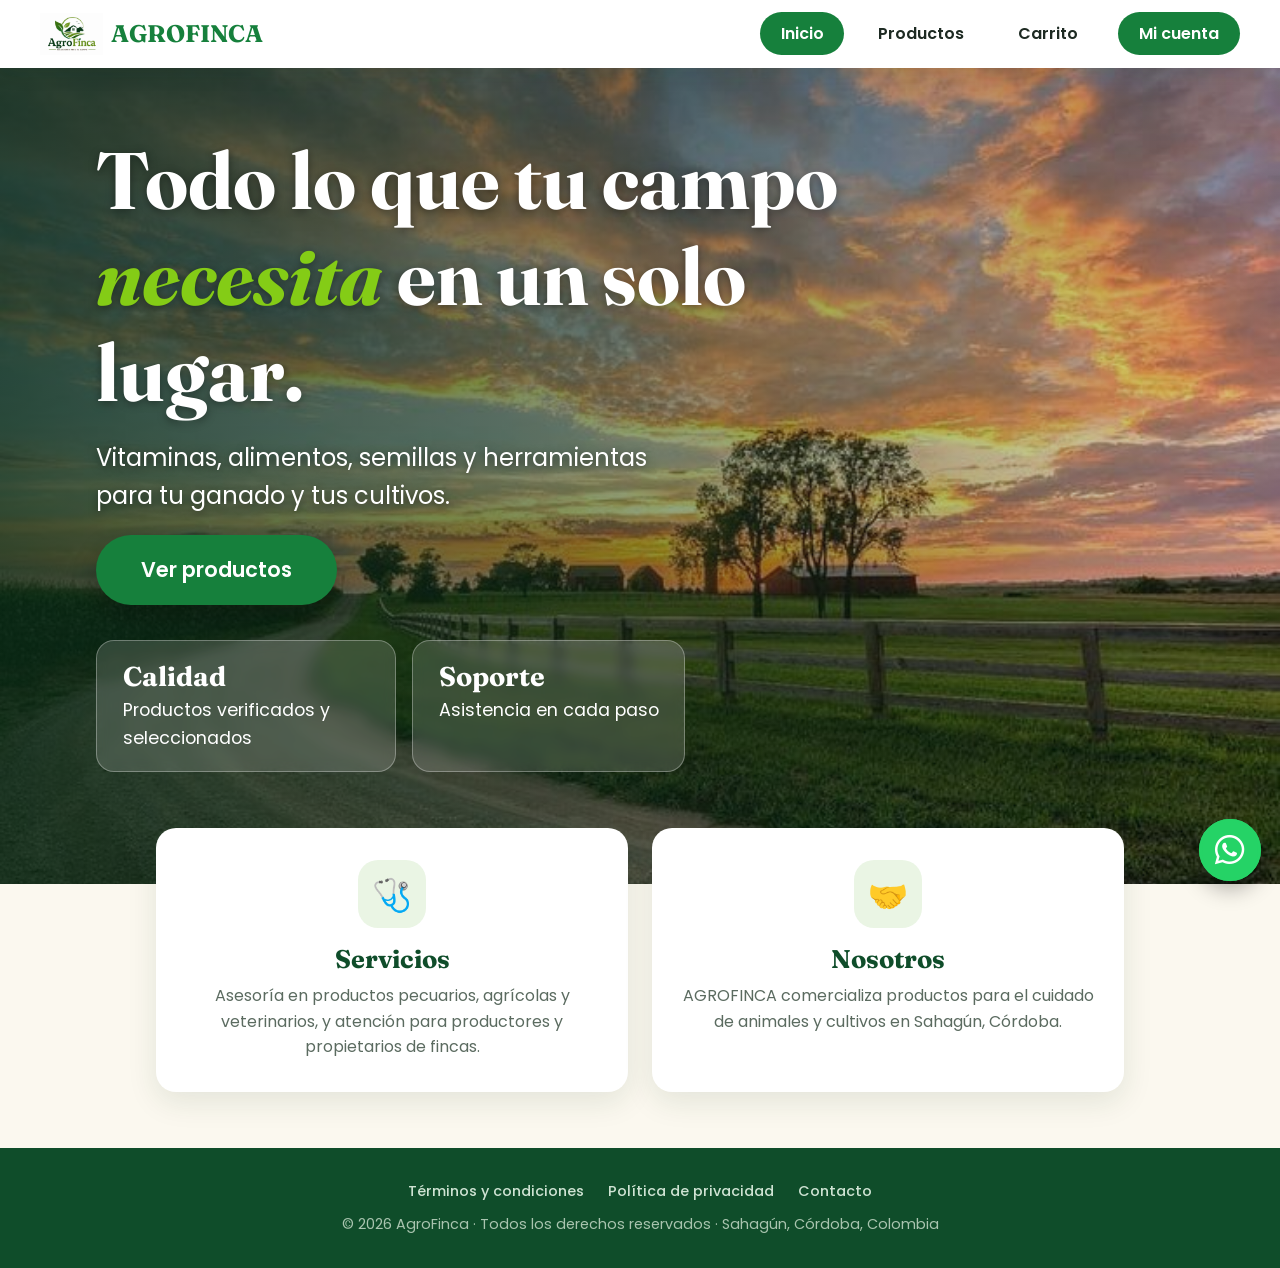
<file: index.html>
<!DOCTYPE html>
<html lang="es">
<head>
  <meta charset="UTF-8">
  <meta name="viewport" content="width=device-width, initial-scale=1.0">
  <title>AGROFINCA | Todo lo que tu campo necesita</title>
  <meta name="description" content="AGROFINCA: productos agropecuarios, veterinarios y alimentos para animales en Sahagún, Córdoba.">
  <link rel="stylesheet" href="https://cdnjs.cloudflare.com/ajax/libs/font-awesome/6.5.2/css/all.min.css">
  <link rel="preconnect" href="https://fonts.googleapis.com">
  <link rel="preconnect" href="https://fonts.gstatic.com" crossorigin>
  <link href="https://fonts.googleapis.com/css2?family=Fraunces:ital,wght@0,600;0,700;1,600&family=Poppins:wght@400;500;600;700&display=swap" rel="stylesheet">
  <link rel="stylesheet" href="styles.css">
</head>
<body>

  <header class="site-header">
    <input type="checkbox" id="menu-toggle" class="menu-toggle">
    <label for="menu-toggle" class="menu-boton" aria-label="Abrir menú">
      <span></span>
      <span></span>
      <span></span>
    </label>
  
    <a href="index.html" class="logo"><img src="img/logo.png" alt="Logo de AGROFINCA" class="logo-img"> AGROFINCA</a>
  
    <nav aria-label="Menú principal">
      <ul>
        <li><a href="index.html" aria-current="page">Inicio</a></li>
        <li><a href="productos.html">Productos</a></li>
        <li><a href="carrito.html">Carrito</a></li>
        <li><a href="login.html">Mi cuenta</a></li>
      </ul>
    </nav>
  </header>

  <main>

    <section class="hero">
      <img src="img/hero.jpg" alt="Finca con ganado y camino de tierra">
      <h1>Todo lo que tu campo <em>necesita</em> en un solo lugar.</h1>
      <p class="hero__texto">Vitaminas, alimentos, semillas y herramientas para tu ganado y tus cultivos.</p>
      <a href="productos.html" class="btn">Ver productos</a>

      <aside class="beneficios" aria-label="Por qué elegirnos">
        <div><h2>Calidad</h2><p>Productos verificados y seleccionados</p></div>
        <div><h2>Soporte</h2><p>Asistencia en cada paso</p></div>
      </aside>
    </section>

    <section class="info" aria-label="Servicios y nosotros">
      <article class="info__card">
        <h2>Servicios</h2>
        <p>Asesoría en productos pecuarios, agrícolas y veterinarios, y atención para productores y propietarios de fincas.</p>
      </article>
    
      <article class="info__card">
        <h2>Nosotros</h2>
        <p>AGROFINCA comercializa productos para el cuidado de animales y cultivos en Sahagún, Córdoba.</p>
      </article>
    </section>

  </main>

  <footer class="site-footer" id="contacto">
    <nav aria-label="Información legal">
      <a href="#">Términos y condiciones</a>
      <a href="#">Política de privacidad</a>
      <a href="mailto:contacto@agrofinca.com">Contacto</a>
    </nav>
    <p>© 2026 AgroFinca · Todos los derechos reservados · Sahagún, Córdoba, Colombia</p>
  </footer>

  <a class="whatsapp" href="https://wa.me/57XXXXXXXXXX?text=Hola%20AGROFINCA%2C%20quiero%20información%20de%20sus%20productos" target="_blank" rel="noopener" aria-label="Escribir por WhatsApp">
    <i class="fa-brands fa-whatsapp"></i>
  </a>

</body>
</html>
</file>
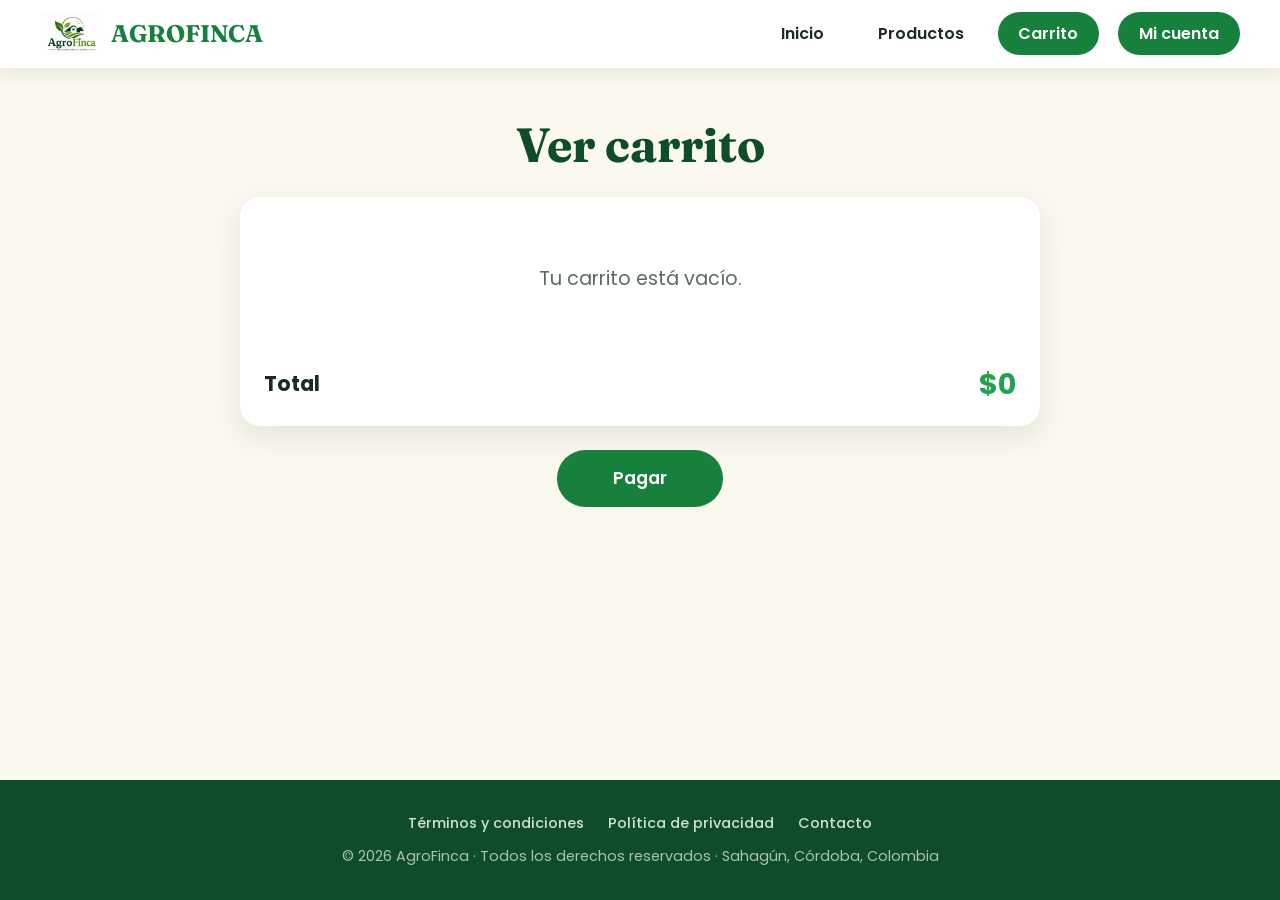
<file: carrito.html>
<!DOCTYPE html>
<html lang="es">
<head>
  <meta charset="UTF-8">
  <meta name="viewport" content="width=device-width, initial-scale=1.0">
  <meta name="description" content="Carrito de compras de AGROFINCA: revisa tus productos y el total.">
  <title>Carrito | AGROFINCA</title>
  <link rel="stylesheet" href="https://cdnjs.cloudflare.com/ajax/libs/font-awesome/6.5.2/css/all.min.css">
  <link rel="preconnect" href="https://fonts.googleapis.com">
  <link rel="preconnect" href="https://fonts.gstatic.com" crossorigin>
  <link href="https://fonts.googleapis.com/css2?family=Fraunces:ital,wght@0,600;0,700;1,600&family=Poppins:wght@400;500;600;700&display=swap" rel="stylesheet">
  <link rel="stylesheet" href="styles.css">
</head>
<body>

    <header class="site-header">
        <input type="checkbox" id="menu-toggle" class="menu-toggle">
        <label for="menu-toggle" class="menu-boton" aria-label="Abrir menú">
          <span></span>
          <span></span>
          <span></span>
        </label>
      
        <a href="index.html" class="logo"><img src="img/logo.png" alt="Logo de AGROFINCA" class="logo-img"> AGROFINCA</a>
      
        <nav aria-label="Menú principal">
          <ul>
            <li><a href="index.html">Inicio</a></li>
            <li><a href="productos.html">Productos</a></li>
            <li><a href="carrito.html" aria-current="page">Carrito</a></li>
            <li><a href="login.html">Mi cuenta</a></li>
          </ul>
        </nav>
      </header>

  <main class="carrito">
    <h1 class="titulo-seccion">Ver carrito</h1>

    <section class="carrito__lista" aria-label="Productos en el carrito">
      <ul id="lista-carrito"></ul>
      <p class="carrito__total">
        <span>Total</span>
        <strong class="precio" id="total">$0</strong>
      </p>
    </section>

    <p id="mensaje-pago" class="alerta" role="status"></p>
    <a class="boton boton--pagar" href="#" id="pagar">Pagar</a>
  </main>

  <footer class="site-footer" id="contacto">
    <nav aria-label="Información legal">
      <a href="#">Términos y condiciones</a>
      <a href="#">Política de privacidad</a>
      <a href="mailto:contacto@agrofinca.com">Contacto</a>
    </nav>
    <p>© 2026 AgroFinca · Todos los derechos reservados · Sahagún, Córdoba, Colombia</p>
  </footer>

  <script src="js/almacen.js"></script>
  <script src="js/carrito.js"></script>
</body>
</html>
</file>
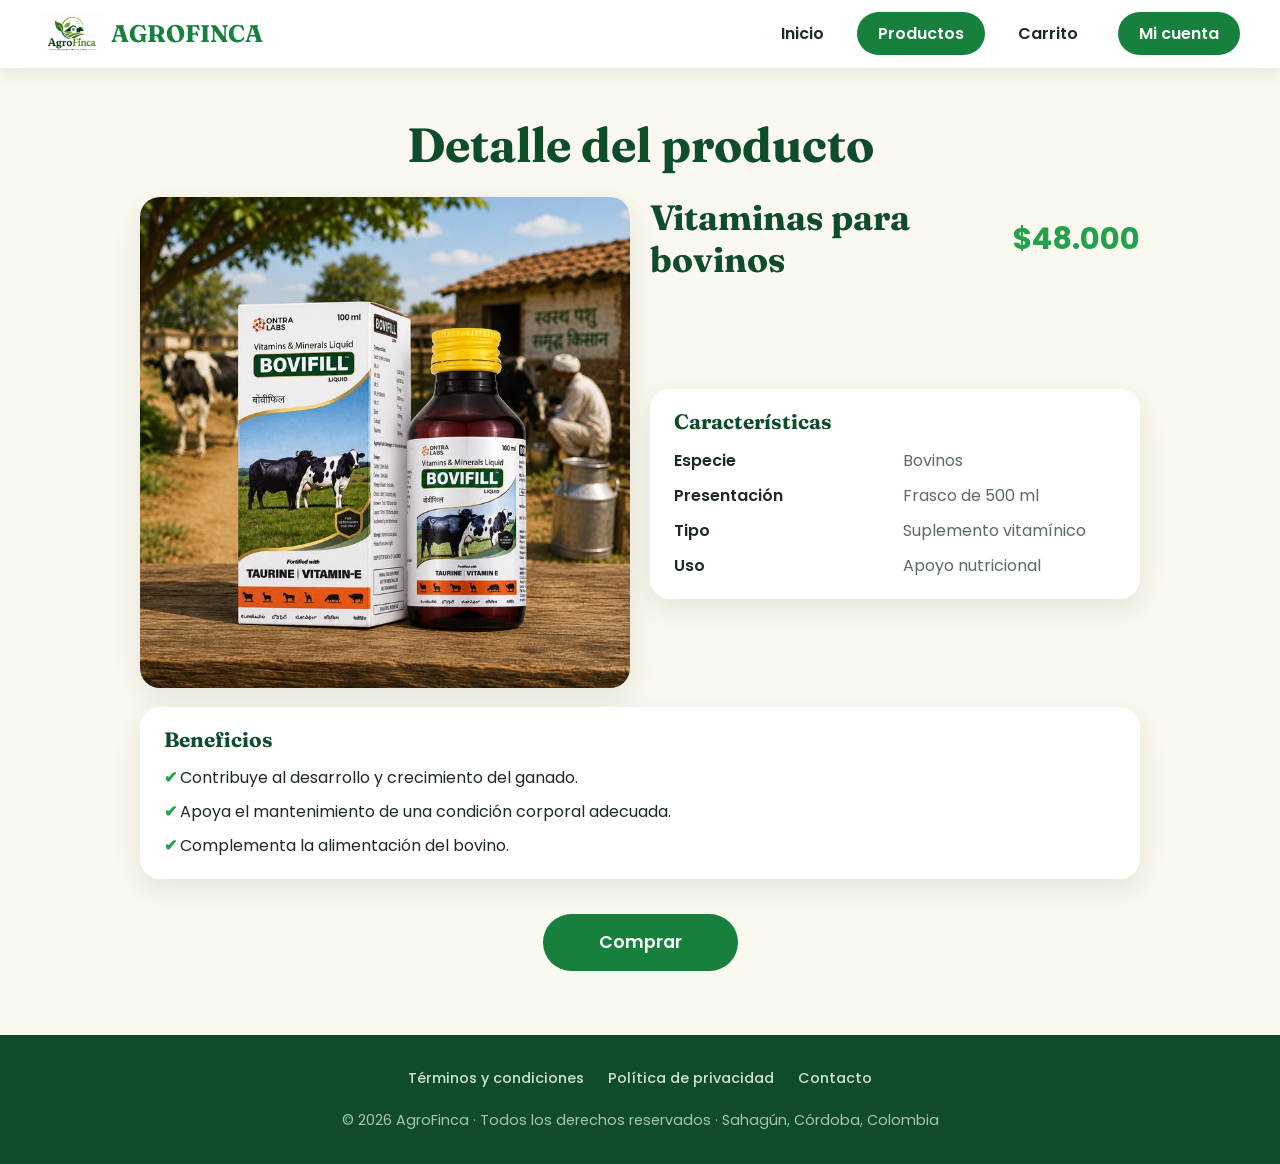
<file: detalleproducto.html>
<!DOCTYPE html>
<html lang="es">
<head>
  <meta charset="UTF-8">
  <meta name="viewport" content="width=device-width, initial-scale=1.0">
  <meta name="description" content="Vitaminas para bovinos en AGROFINCA: características, beneficios y precio.">
  <title>Detalle del producto | AGROFINCA</title>
  <link rel="stylesheet" href="https://cdnjs.cloudflare.com/ajax/libs/font-awesome/6.5.2/css/all.min.css">
  <link rel="preconnect" href="https://fonts.googleapis.com">
  <link rel="preconnect" href="https://fonts.gstatic.com" crossorigin>
  <link href="https://fonts.googleapis.com/css2?family=Fraunces:ital,wght@0,600;0,700;1,600&family=Poppins:wght@400;500;600;700&display=swap" rel="stylesheet">
  <link rel="stylesheet" href="styles.css">
</head>
<body>

    <header class="site-header">
        <input type="checkbox" id="menu-toggle" class="menu-toggle">
        <label for="menu-toggle" class="menu-boton" aria-label="Abrir menú">
          <span></span>
          <span></span>
          <span></span>
        </label>
      
        <a href="index.html" class="logo"><img src="img/logo.png" alt="Logo de AGROFINCA" class="logo-img"> AGROFINCA</a>
      
        <nav aria-label="Menú principal">
          <ul>
            <li><a href="index.html">Inicio</a></li>
            <li><a href="productos.html" aria-current="page">Productos</a></li>
            <li><a href="carrito.html">Carrito</a></li>
            <li><a href="login.html">Mi cuenta</a></li>
          </ul>
        </nav>
      </header>

  <main class="detalle">
    <h1 class="titulo-seccion">Detalle del producto</h1>

    <article class="detalle__producto">
      <figure class="detalle__imagen">
        <img src="img/vitaminas para bovinos.jpg"
             alt="Frasco y caja de vitaminas para bovinos Bovifill, 500 ml">
      </figure>

      <header class="detalle__encabezado">
        <h2>Vitaminas para bovinos</h2>
        <p class="precio">$48.000</p>
      </header>

      <section class="detalle__caracteristicas" aria-labelledby="titulo-caracteristicas">
        <h3 id="titulo-caracteristicas">Características</h3>
        <dl>
          <dt>Especie</dt>
          <dd>Bovinos</dd>
          <dt>Presentación</dt>
          <dd>Frasco de 500 ml</dd>
          <dt>Tipo</dt>
          <dd>Suplemento vitamínico</dd>
          <dt>Uso</dt>
          <dd>Apoyo nutricional</dd>
        </dl>
      </section>

      <aside class="detalle__beneficios" aria-labelledby="titulo-beneficios">
        <h3 id="titulo-beneficios">Beneficios</h3>
        <ul>
          <li>Contribuye al desarrollo y crecimiento del ganado.</li>
          <li>Apoya el mantenimiento de una condición corporal adecuada.</li>
          <li>Complementa la alimentación del bovino.</li>
        </ul>
      </aside>

      <a class="boton boton--comprar" href="carrito.html">Comprar</a>
    </article>
  </main>

  <footer class="site-footer">
    <nav aria-label="Enlaces legales">
      <ul>
        <li><a href="#">Términos y condiciones</a></li>
        <li><a href="#">Política de privacidad</a></li>
        <li><a href="#">Contacto</a></li>
      </ul>
    </nav>
    <p>© 2026 AgroFinca · Todos los derechos reservados · Sahagún, Córdoba, Colombia</p>
  </footer>

  <script src="js/almacen.js"></script>
  <script src="js/detalle.js"></script>
</body>
</html>
</file>
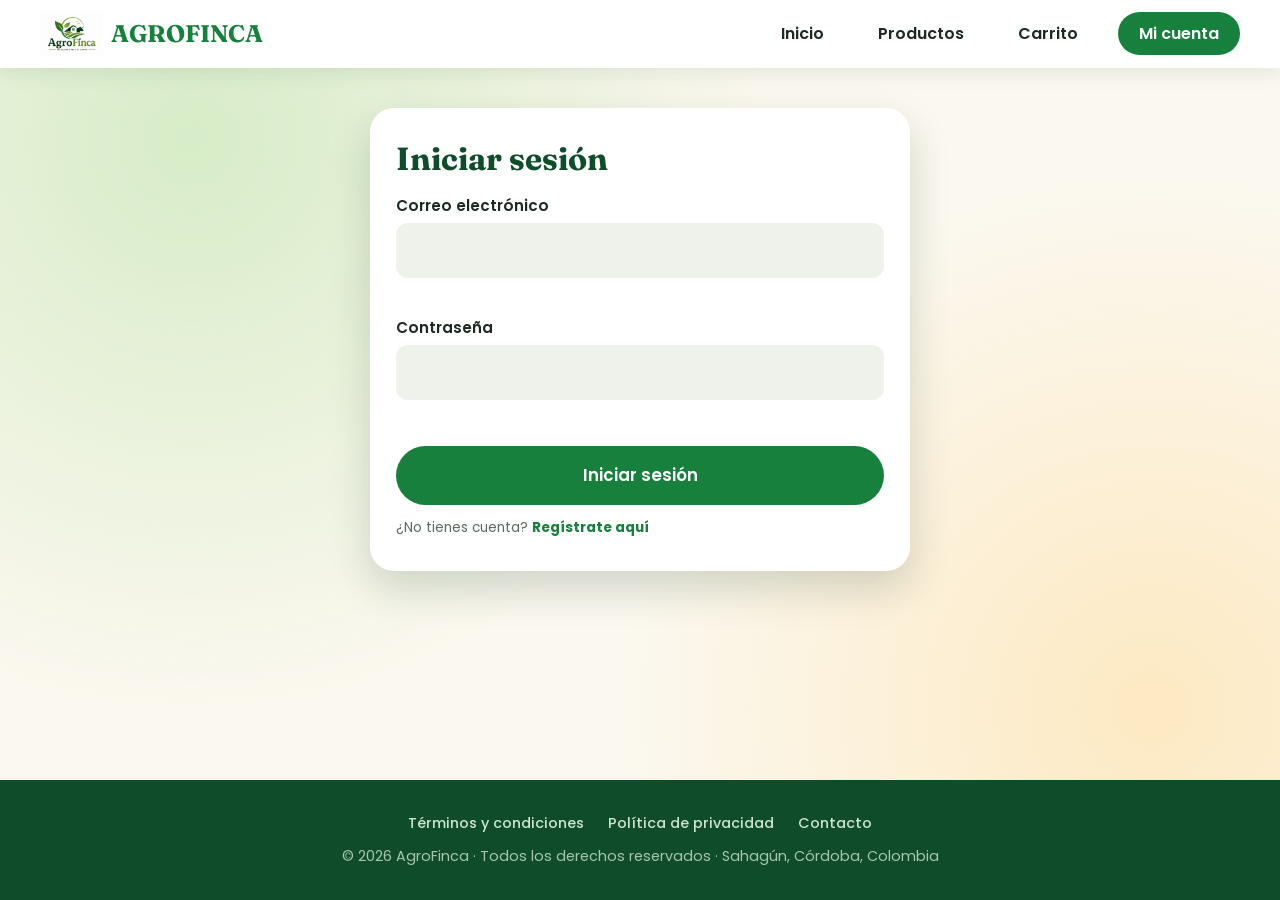
<file: login.html>
<!DOCTYPE html>
<html lang="es">
<head>
  <meta charset="UTF-8">
  <meta name="viewport" content="width=device-width, initial-scale=1.0">
  <title>Iniciar sesión | AGROFINCA</title>
  <meta name="description" content="Inicia sesión en AGROFINCA para ver tu perfil y tus compras.">
  <link rel="stylesheet" href="https://cdnjs.cloudflare.com/ajax/libs/font-awesome/6.5.2/css/all.min.css">
  <link rel="preconnect" href="https://fonts.googleapis.com">
  <link rel="preconnect" href="https://fonts.gstatic.com" crossorigin>
  <link href="https://fonts.googleapis.com/css2?family=Fraunces:ital,wght@0,600;0,700;1,600&family=Poppins:wght@400;500;600;700&display=swap" rel="stylesheet">
  <link rel="stylesheet" href="styles.css">
</head>
<body>

  <header class="site-header">
    <input type="checkbox" id="menu-toggle" class="menu-toggle">
    <label for="menu-toggle" class="menu-boton" aria-label="Abrir menú">
      <span></span>
      <span></span>
      <span></span>
    </label>
  
    <a href="index.html" class="logo"><img src="img/logo.png" alt="Logo de AGROFINCA" class="logo-img"> AGROFINCA</a>
  
    <nav aria-label="Menú principal">
      <ul>
        <li><a href="index.html">Inicio</a></li>
        <li><a href="productos.html">Productos</a></li>
        <li><a href="carrito.html">Carrito</a></li>
        <li><a href="login.html" aria-current="page">Mi cuenta</a></li>
      </ul>
    </nav>
  </header>

  <main>
    <section class="formulario" aria-labelledby="titulo-login">
      <h1 id="titulo-login">Iniciar sesión</h1>

      <form action="#" method="post" id="form-login" novalidate>
        <label for="correo">Correo electrónico</label>
        <input type="email" id="correo" name="correo" required>

        <label for="clave">Contraseña</label>
        <input type="password" id="clave" name="clave" required minlength="6">

        <button type="submit" class="btn">Iniciar sesión</button>
      </form>
      <p class="ayuda">¿No tienes cuenta? <a href="registro.html"><strong>Regístrate aquí</strong></a></p>
    </section>
  </main>

  <footer class="site-footer">
    <nav aria-label="Información legal">
      <a href="#">Términos y condiciones</a>
      <a href="#">Política de privacidad</a>
      <a href="index.html#contacto">Contacto</a>
    </nav>
    <p>© 2026 AgroFinca · Todos los derechos reservados · Sahagún, Córdoba, Colombia</p>
  </footer>

  <script src="js/validaciones.js"></script>
</body>
</html>
</file>
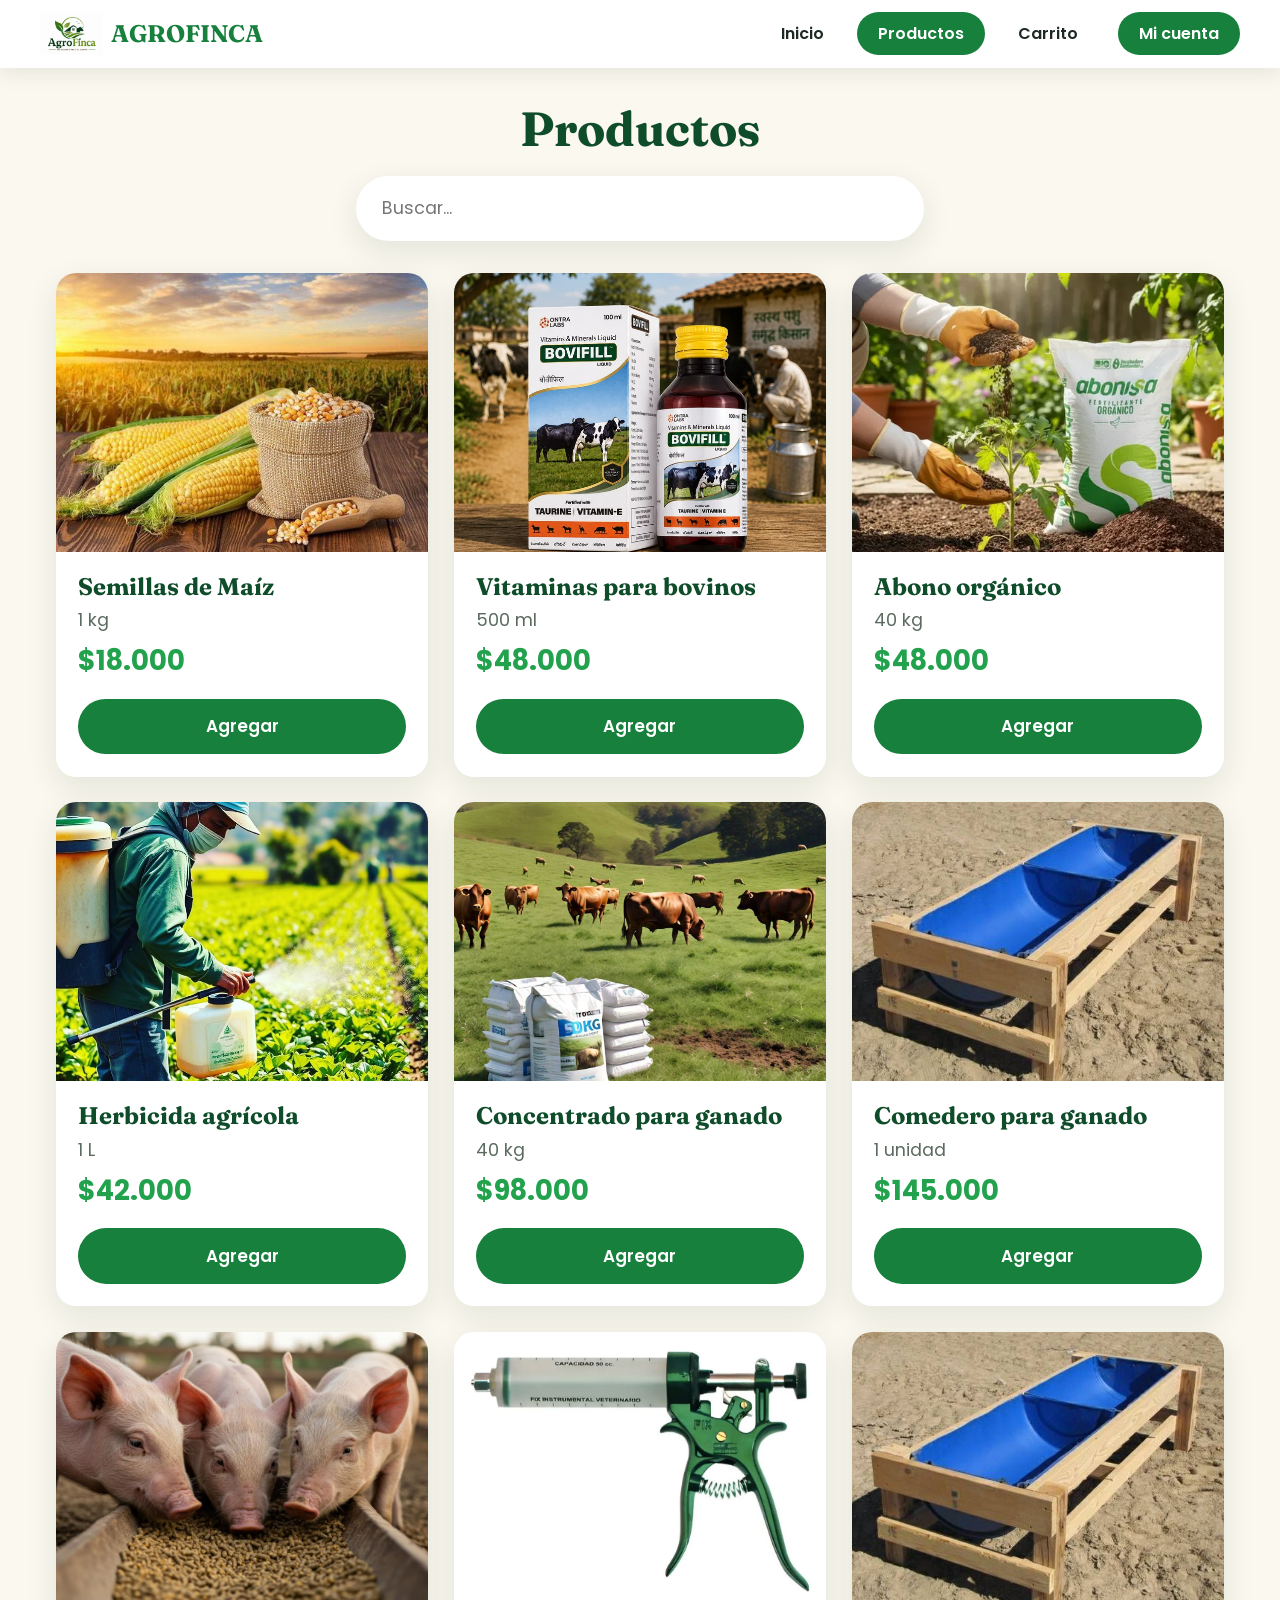
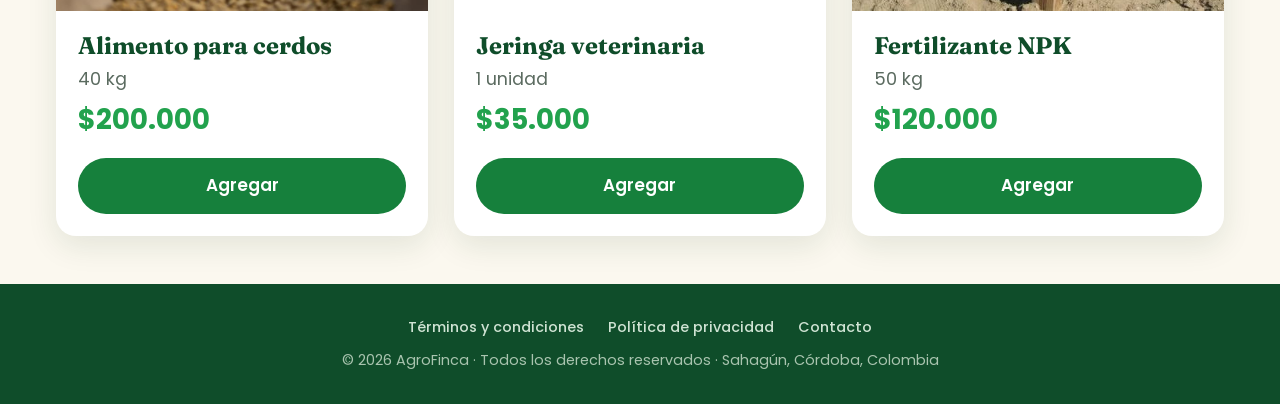
<file: productos.html>
<!DOCTYPE html>
<html lang="es">
<head>
  <meta charset="UTF-8">
  <meta name="viewport" content="width=device-width, initial-scale=1.0">
  <title>Productos | AGROFINCA</title>
  <meta name="description" content="Catálogo de productos agropecuarios de AGROFINCA: semillas, abonos, veterinarios y alimentos.">
  <link rel="stylesheet" href="https://cdnjs.cloudflare.com/ajax/libs/font-awesome/6.5.2/css/all.min.css">
  <link rel="preconnect" href="https://fonts.googleapis.com">
  <link rel="preconnect" href="https://fonts.gstatic.com" crossorigin>
  <link href="https://fonts.googleapis.com/css2?family=Fraunces:ital,wght@0,600;0,700;1,600&family=Poppins:wght@400;500;600;700&display=swap" rel="stylesheet">
  <link rel="stylesheet" href="styles.css">
</head>
<body>

    <header class="site-header">
        <input type="checkbox" id="menu-toggle" class="menu-toggle">
        <label for="menu-toggle" class="menu-boton" aria-label="Abrir menú">
          <span></span>
          <span></span>
          <span></span>
        </label>
      
        <a href="index.html" class="logo"><img src="img/logo.png" alt="Logo de AGROFINCA" class="logo-img"> AGROFINCA</a>
      
        <nav aria-label="Menú principal">
          <ul>
            <li><a href="index.html">Inicio</a></li>
            <li><a href="productos.html" aria-current="page">Productos</a></li>
            <li><a href="carrito.html">Carrito</a></li>
            <li><a href="login.html">Mi cuenta</a></li>
          </ul>
        </nav>
      </header>

  <main>
    <h1 class="titulo-seccion">Productos</h1>

    <search class="buscador">
      <label for="buscar" hidden>Buscar productos</label>
      <input type="search" id="buscar" name="buscar" placeholder="Buscar...">
    </search>

    <section class="grid-productos" id="lista-productos" aria-label="Catálogo" aria-live="polite"></section>

  </main>

  <footer class="site-footer">
    <nav aria-label="Información legal">
      <a href="#">Términos y condiciones</a>
      <a href="#">Política de privacidad</a>
      <a href="index.html#contacto">Contacto</a>
    </nav>
    <p>© 2026 AgroFinca · Todos los derechos reservados · Sahagún, Córdoba, Colombia</p>
  </footer>

  <script src="js/almacen.js"></script>
  <script src="js/catalogo.js"></script>
</body>
</html>
</file>
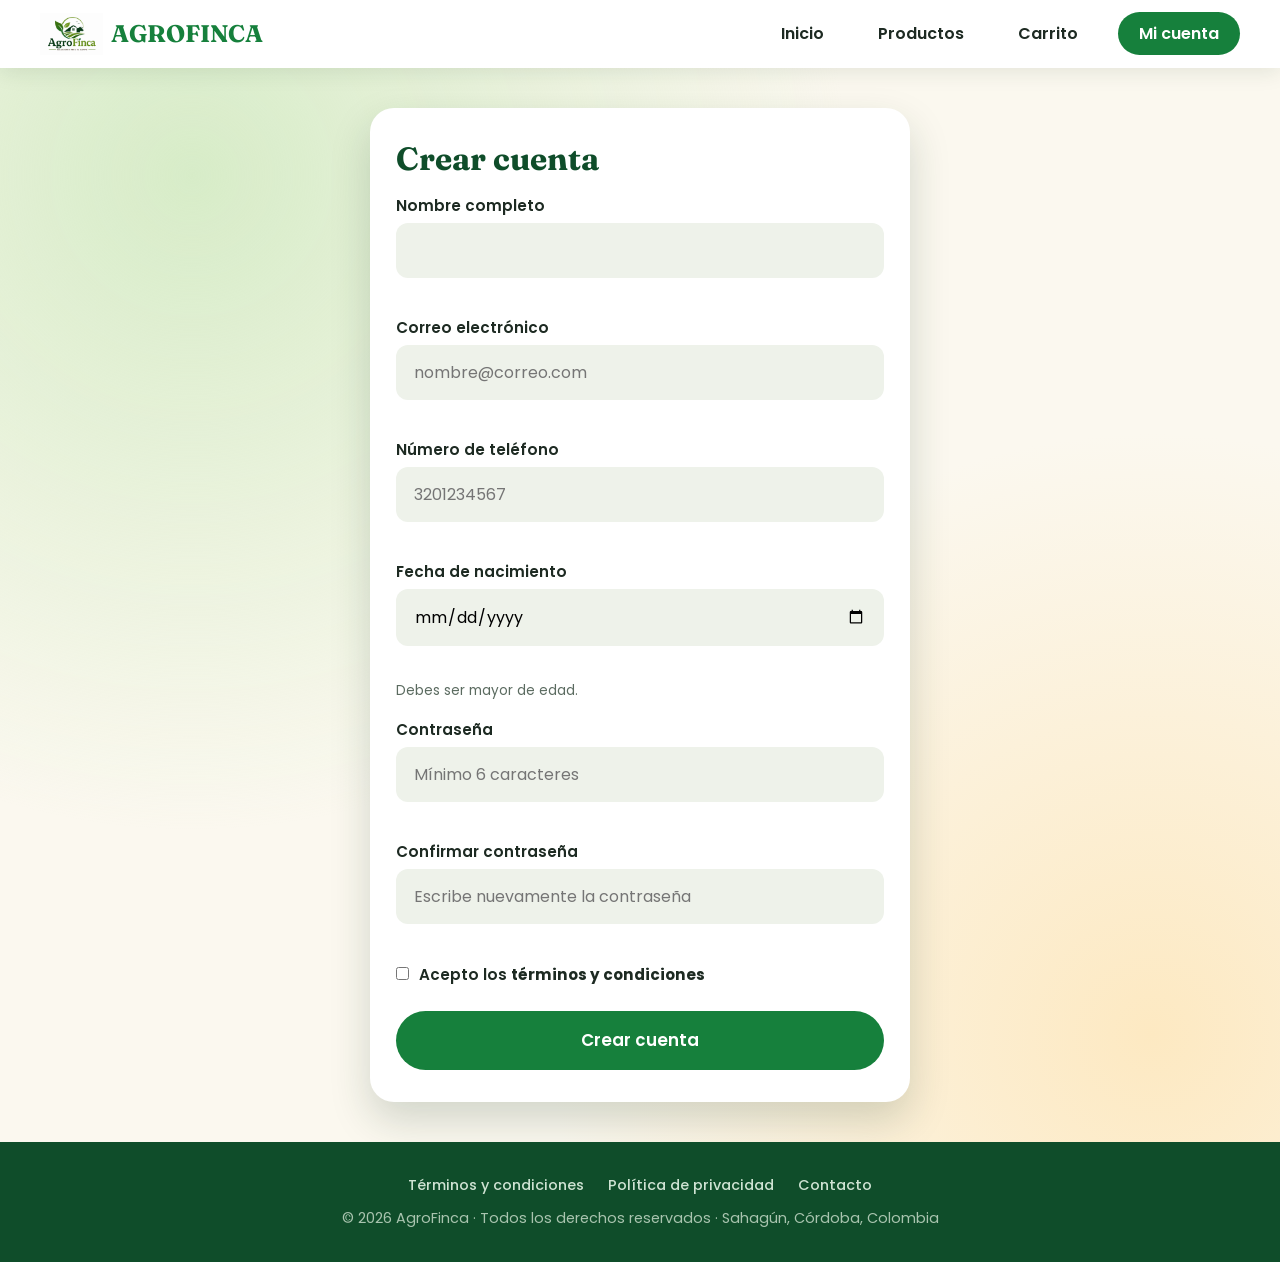
<file: registro.html>
<!DOCTYPE html>
<html lang="es">
<head>
  <meta charset="UTF-8">
  <meta name="viewport" content="width=device-width, initial-scale=1.0">
  <title>Crear cuenta | AGROFINCA</title>
  <meta name="description" content="Crea tu cuenta en AGROFINCA para comprar productos agropecuarios.">
  <link rel="stylesheet" href="https://cdnjs.cloudflare.com/ajax/libs/font-awesome/6.5.2/css/all.min.css">
  <link rel="preconnect" href="https://fonts.googleapis.com">
  <link rel="preconnect" href="https://fonts.gstatic.com" crossorigin>
  <link href="https://fonts.googleapis.com/css2?family=Fraunces:ital,wght@0,600;0,700;1,600&family=Poppins:wght@400;500;600;700&display=swap" rel="stylesheet">
  <link rel="stylesheet" href="styles.css">
</head>
<body>

    <header class="site-header">
        <input type="checkbox" id="menu-toggle" class="menu-toggle">
        <label for="menu-toggle" class="menu-boton" aria-label="Abrir menú">
          <span></span>
          <span></span>
          <span></span>
        </label>
      
        <a href="index.html" class="logo"><img src="img/logo.png" alt="Logo de AGROFINCA" class="logo-img"> AGROFINCA</a>
      
        <nav aria-label="Menú principal">
          <ul>
            <li><a href="index.html">Inicio</a></li>
            <li><a href="productos.html">Productos</a></li>
            <li><a href="carrito.html">Carrito</a></li>
            <li><a href="login.html" aria-current="page">Mi cuenta</a></li>
          </ul>
        </nav>
      </header>

  <main>
    <section class="formulario" aria-labelledby="titulo-registro">
      <h1 id="titulo-registro">Crear cuenta</h1>

      <form action="#" method="post" id="form-registro" novalidate>

        <label for="nombre">Nombre completo</label>
        <input type="text" id="nombre" name="nombre" required minlength="3" maxlength="60"
               pattern="[A-Za-zÁÉÍÓÚáéíóúÑñ ]+" title="Solo letras y espacios">

        <label for="correo">Correo electrónico</label>
        <input type="email" id="correo" name="correo" required placeholder="nombre@correo.com">

        <label for="telefono">Número de teléfono</label>
        <input type="tel" id="telefono" name="telefono" required pattern="3[0-9]{9}"
               title="10 dígitos, empieza por 3" placeholder="3201234567">

        <label for="nacimiento">Fecha de nacimiento</label>
        <input type="date" id="nacimiento" name="nacimiento" required min="1930-01-01" max="2008-11-17">
        <span class="ayuda">Debes ser mayor de edad.</span>

        <label for="clave">Contraseña</label>
        <input type="password" id="clave" name="clave" required minlength="6" placeholder="Mínimo 6 caracteres">

        <label for="clave2">Confirmar contraseña</label>
        <input type="password" id="clave2" name="clave2" required minlength="6" placeholder="Escribe nuevamente la contraseña">

        <label>
          <input type="checkbox" name="terminos" required> Acepto los <a href="#"><strong>términos y condiciones</strong></a>
        </label>

        <button type="submit" class="btn">Crear cuenta</button>
      </form>
    </section>
  </main>

  <footer class="site-footer">
    <nav aria-label="Información legal">
      <a href="#">Términos y condiciones</a>
      <a href="#">Política de privacidad</a>
      <a href="index.html#contacto">Contacto</a>
    </nav>
    <p>© 2026 AgroFinca · Todos los derechos reservados · Sahagún, Córdoba, Colombia</p>
  </footer>

  <script src="js/validaciones.js"></script>
</body>
</html>
</file>
<file: styles.css>
:root{
  --verde-900:#0f4d2a; --verde-700:#16803c; --verde-500:#22a24d; --lima:#84cc16;
  --ambar:#f5a623; --crema:#fbf8ef; --texto:#1d2a22; --gris-txt:#5b6b60;
  --campo:#eef2ea; --error:#d32f2f;
  --sombra:0 10px 30px rgba(20,57,31,.10); --sombra-lg:0 18px 40px rgba(20,57,31,.18);
}
*{ box-sizing:border-box; margin:0; padding:0; }
html{ scroll-behavior:smooth; }
body{
  font-family:'Poppins',sans-serif; background:var(--crema); color:var(--texto); line-height:1.6;
  min-height:100vh; display:grid; grid-template-rows:auto 1fr auto;
  grid-template-areas:"cabecera" "contenido" "pie";
}
.site-header{ grid-area:cabecera; } main{ grid-area:contenido; } .site-footer{ grid-area:pie; }
a{ color:inherit; text-decoration:none; }
img{ max-width:100%; display:block; }
ul{ list-style:none; }
h1,h2,h3{ font-family:'Fraunces',serif; color:var(--verde-900); line-height:1.2; }
:focus-visible{ outline:3px solid var(--ambar); outline-offset:2px; }

.site-header{
  position:sticky; top:0; z-index:100;
  display:flex; flex-wrap:wrap; justify-content:space-between; align-items:center; gap:.5rem;
  padding:.7rem 1.2rem; background:rgba(255,255,255,.95); backdrop-filter:blur(8px);
  box-shadow:0 4px 20px rgba(20,57,31,.10);
}
.logo{ display:flex; align-items:center; gap:.5rem; font-family:'Fraunces',serif; font-size:1.5rem; font-weight:700; color:var(--verde-700); }
.logo-img{ height:42px; width:auto; }
.site-header nav ul{ display:flex; flex-wrap:wrap; gap:.3rem; font-weight:500; font-size:1rem; }
.site-header nav a{ color:var(--texto); }

.btn,.boton{
  display:inline-block; background:var(--verde-700); color:#fff; border:none; border-radius:999px;
  padding:.8rem 1.8rem; font:inherit; font-weight:600; text-align:center; cursor:pointer; transition:.25s;
}
.btn:hover,.boton:hover,.boton:focus-visible{ background:var(--verde-900); transform:translateY(-2px); box-shadow:var(--sombra); }
.btn-pequeno{ padding:.6rem 1.2rem; font-size:.95rem; }
.boton{ display:block; width:fit-content; margin:1rem auto 3rem; padding:.9rem 3.5rem; background:var(--ambar); color:#2b1c00; font-size:1.1rem; }
.boton:hover,.boton:focus-visible{ background:#ffb93d; }

.hero{
  position:relative; isolation:isolate; min-height:80vh;
  display:flex; flex-direction:column; justify-content:center; align-items:flex-start; gap:1.2rem;
  padding:4rem 1.4rem 6rem; color:#fff; overflow:hidden;
  background:linear-gradient(135deg,var(--verde-900),var(--verde-500));
}
.hero > img{ position:absolute; inset:0; width:100%; height:100%; object-fit:cover; z-index:-2; }
.hero::after{ content:""; position:absolute; inset:0; z-index:-1;
  background:linear-gradient(90deg,rgba(8,45,22,.78),rgba(8,45,22,.12)); }
.hero__etiqueta{ background:var(--ambar); color:#2b1c00; font-weight:600; font-size:1rem; padding:.45rem 1.2rem; border-radius:999px; }
.hero h1{ color:#fff; font-size:clamp(2.6rem,9vw,5rem); max-width:15ch; text-shadow:0 2px 10px rgba(0,0,0,.4); }
.hero h1 em{ color:var(--lima); font-style:italic; }
.hero__texto{ max-width:40ch; font-size:clamp(1.2rem,3vw,1.5rem); text-shadow:0 2px 8px rgba(0,0,0,.5); }
.hero .btn{ background:var(--ambar); color:#2b1c00; padding:1.15rem 2.8rem; font-size:1.3rem; box-shadow:0 10px 25px rgba(0,0,0,.25); }
.hero .btn:hover{ background:#ffb93d; box-shadow:0 10px 25px rgba(0,0,0,.3); }
.beneficios{ display:flex; flex-wrap:wrap; gap:1rem; margin-top:1rem; }
.beneficios div{ background:rgba(255,255,255,.15); backdrop-filter:blur(6px); border:1px solid rgba(255,255,255,.3);
  border-radius:18px; padding:1.2rem 1.6rem; max-width:300px; }
.beneficios h2{ color:#fff; font-size:1.7rem; margin-bottom:.2rem; }
.beneficios p{ font-size:1.1rem; }

section.info{ display:grid; grid-template-columns:1fr; gap:1.5rem; max-width:1000px; margin:-3.5rem auto 3.5rem; padding:0 1rem; position:relative; z-index:3; }
.info__card{ background:#fff; border-radius:20px; padding:2rem 1.8rem; box-shadow:var(--sombra); text-align:center; transition:.3s; }
.info__card:hover{ transform:translateY(-6px); box-shadow:var(--sombra-lg); }
.info__card::before{ content:"🩺"; display:grid; place-items:center; width:68px; height:68px; margin:0 auto 1rem;
  background:#eaf5e4; border-radius:20px; font-size:2rem; }
.info__card:nth-child(2)::before{ content:"🤝"; }
.info__card h2{ font-size:1.6rem; margin-bottom:.5rem; }
.info__card p{ color:var(--gris-txt); }

.titulo-seccion{ font-size:clamp(2rem,6vw,3rem); text-align:center; padding:2rem 1rem 0; }
.buscador{ display:block; max-width:600px; margin:1.2rem auto 0; padding:0 1rem; }
.buscador input{ width:100%; padding:1rem 1.5rem; font:inherit; font-size:1.1rem; border:2px solid transparent;
  border-radius:999px; background:#fff; box-shadow:var(--sombra); }
.buscador input:focus{ outline:none; border-color:var(--lima); }
.grid-productos{ display:grid; grid-template-columns:1fr; gap:1.6rem; max-width:1200px; margin:0 auto; padding:2rem 1rem 3rem; }
.card{ display:flex; flex-direction:column; background:#fff; border-radius:20px; overflow:hidden; box-shadow:var(--sombra); transition:.3s; }
.card:hover{ transform:translateY(-6px); box-shadow:var(--sombra-lg); }
.card .info{ flex:1; display:flex; flex-direction:column; gap:.3rem; }
.card .info > *{ padding:0 1.4rem; }
.card .info img{ order:-1; width:100%; aspect-ratio:4/3; object-fit:cover; padding:0; margin-bottom:1rem; }
.card h2{ font-size:1.5rem; }
.card .info p{ font-size:1.1rem; color:var(--gris-txt); }
.card .info p.precio{ font-size:1.7rem; font-weight:700; color:var(--verde-500); }
.card .btn-pequeno{ margin:1rem 1.4rem 1.4rem; padding:.9rem 1rem; font-size:1.05rem; }
.card .btn-pequeno:hover{ background:var(--ambar); color:#2b1c00; }
.precio{ color:var(--verde-500); font-weight:700; font-size:1.2rem; margin:0; }

main:has(> .formulario){ padding:2.5rem 1rem; background:radial-gradient(circle at 15% 10%,#d7ecc8,transparent 45%),radial-gradient(circle at 90% 90%,#fde9c2,transparent 40%); }
.formulario{ max-width:540px; margin:0 auto; padding:2rem 1.6rem; background:#fff; border-radius:24px; box-shadow:var(--sombra-lg); }
.formulario h1{ font-size:2rem; margin-bottom:.8rem; }
.formulario label{ display:block; margin-top:1rem; font-weight:600; font-size:.95rem; }
.formulario input{ width:100%; margin-top:.3rem; padding:.8rem 1rem; border:2px solid transparent; border-radius:12px; background:var(--campo); font:inherit; transition:.2s; }
.formulario input:focus{ outline:none; border-color:var(--lima); background:#fff; }
.formulario input:user-invalid{ border-color:var(--error); background:#fff5f5; }
.formulario input:user-valid{ border-color:var(--verde-500); }
.formulario input[type="checkbox"]{ width:auto; margin-right:.4rem; }
.formulario .btn{ width:100%; margin-top:1.5rem; padding:1rem; font-size:1.05rem; }

.ayuda{ display:block; font-size:.85rem; color:var(--gris-txt); margin-top:.8rem; }
.ayuda a{ color:var(--verde-700); }

.detalle{ padding:1rem; }
.detalle__producto{ display:grid; gap:1.2rem; max-width:1000px; margin:1.5rem auto 0; }
.detalle__imagen{ margin:0; }
.detalle__imagen img{ width:100%; height:auto; border-radius:20px; box-shadow:var(--sombra); }
.detalle__encabezado{ display:flex; justify-content:space-between; align-items:center; gap:1rem; }
.detalle__encabezado h2{ font-size:1.8rem; }
.detalle__encabezado .precio{ font-size:1.9rem; }
.detalle__caracteristicas,.detalle__beneficios{ background:#fff; border-radius:20px; padding:1.3rem 1.5rem; box-shadow:var(--sombra); }
.detalle__caracteristicas h3,.detalle__beneficios h3{ margin-bottom:.8rem; font-size:1.3rem; }
.detalle__caracteristicas dl{ display:grid; grid-template-columns:1fr 1fr; gap:.6rem 1rem; }
.detalle__caracteristicas dt{ font-weight:600; }
.detalle__caracteristicas dd{ color:var(--gris-txt); }
.detalle__beneficios ul{ display:grid; gap:.5rem; }
.detalle__beneficios li::before{ content:"✔ "; color:var(--verde-500); font-weight:700; }

.carrito{ padding:1rem; }
.carrito__lista{ max-width:800px; margin:1.5rem auto; padding:1.2rem 1.5rem; background:#fff; border-radius:20px; box-shadow:var(--sombra); }
.carrito__item{ display:flex; align-items:center; gap:1rem; padding:.9rem 0; border-bottom:1px solid #e4e9dd; }
.carrito__item img{ width:72px; height:72px; object-fit:cover; border-radius:14px; flex-shrink:0; }
.carrito__info{ flex:1; }
.carrito__info h2{ font-size:1.1rem; margin-bottom:.1rem; }
.carrito__info p{ color:var(--gris-txt); }
.carrito__total{ display:flex; justify-content:space-between; align-items:center; font-size:1.3rem; font-weight:700; padding-top:1.1rem; }
.carrito__total .precio{ font-size:1.8rem; }

.site-footer{ padding:2rem 1rem; background:var(--verde-900); color:#cfe3d3; text-align:center; font-size:.9rem; }
.site-footer nav,.site-footer ul{ display:flex; flex-wrap:wrap; justify-content:center; gap:.5rem 1.5rem; font-weight:500; margin-bottom:.6rem; }
.site-footer a:hover{ color:var(--lima); }
.site-footer p{ color:#a9c4af; }

.menu-toggle{ position:absolute; opacity:0; pointer-events:none; }
.menu-boton{ display:none; }
@media (max-width:767px){
  .site-header{ justify-content:flex-start; gap:.75rem; }
  .menu-boton{ display:flex; flex-direction:column; justify-content:center; gap:5px; width:2.6rem; height:2.6rem; padding:.55rem; cursor:pointer; background:var(--verde-700); border-radius:12px; }
  .menu-boton span{ display:block; height:3px; background:#fff; border-radius:2px; }
  .menu-toggle:focus-visible + .menu-boton{ outline:3px solid var(--ambar); outline-offset:2px; }
  .site-header nav{ flex-basis:100%; display:none; }
  .menu-toggle:checked ~ nav{ display:block; }
  .site-header nav ul{ flex-direction:column; gap:0; font-size:1.05rem; }
  .site-header nav a{ display:block; padding:.8rem 0; border-top:1px solid rgba(0,0,0,.1); }
  .site-header nav a[aria-current="page"]{ color:var(--verde-700); font-weight:700; }
}

@media (min-width:768px){
  .site-header{ padding:.8rem 2.5rem; }
  .site-header nav a{ padding:.6rem 1.3rem; border-radius:999px; font-weight:600; transition:.25s; }
  .site-header nav a:hover{ background:#e3f5e6; color:var(--verde-700); }
  .site-header nav a[aria-current="page"]{ background:var(--verde-700); color:#fff; }
  .site-header nav li:last-child a{ background:var(--ambar); color:#2b1c00; margin-left:.4rem; }
  .site-header nav li:last-child a:hover{ background:#ffb93d; transform:translateY(-2px); box-shadow:var(--sombra); }
  .hero{ padding:4rem 3rem 6rem; }
  .grid-productos{ grid-template-columns:repeat(2,1fr); }
  section.info{ grid-template-columns:repeat(2,1fr); }
  .detalle__producto{ grid-template-columns:1fr 1fr; align-items:start; }
  .detalle__imagen{ grid-row:span 2; }
  .detalle__beneficios,.boton--comprar{ grid-column:1/-1; }
  .carrito__item img{ width:88px; height:88px; }
}
@media (min-width:1024px){
  .hero{ padding:4rem 6rem 7rem; min-height:88vh; }
  .grid-productos{ grid-template-columns:repeat(3,1fr); }
  .site-header nav ul{ gap:.8rem; font-size:1rem; }
  .detalle__encabezado h2{ font-size:2.2rem; }
}
@media (prefers-reduced-motion:reduce){ *{ transition:none!important; } }

.whatsapp{
  position:fixed; right:1.2rem; bottom:1.2rem; z-index:200;
  width:62px; height:62px; border-radius:50%;
  display:grid; place-items:center;
  background:#25d366; color:#fff; font-size:2.1rem;
  box-shadow:0 8px 22px rgba(0,0,0,.3); transition:.25s;
}
.whatsapp:hover{ transform:scale(1.12); background:#1ebe5b; }
.whatsapp::after{
  content:""; position:absolute; inset:0; border-radius:50%;
  border:3px solid #25d366; animation:latido 2s ease-out infinite;
}
@keyframes latido{ from{ transform:scale(1); opacity:.8; } to{ transform:scale(1.6); opacity:0; } }

.btn,
.boton,
.hero .btn,
.card .btn-pequeno,
.formulario .btn,
.boton--pagar,
.site-header nav li:last-child a{
  background:var(--verde-700);
  color:#fff;
}

.btn:hover, .btn:focus-visible, .btn:active,
.boton:hover, .boton:focus-visible, .boton:active,
.hero .btn:hover, .hero .btn:focus-visible, .hero .btn:active,
.card .btn-pequeno:hover, .card .btn-pequeno:focus-visible, .card .btn-pequeno:active,
.formulario .btn:hover, .formulario .btn:focus-visible, .formulario .btn:active,
.boton--pagar:hover, .boton--pagar:focus-visible, .boton--pagar:active,
.site-header nav li:last-child a:hover,
.site-header nav li:last-child a:focus-visible,
.site-header nav li:last-child a:active{
  background:var(--verde-900);
  color:#fff;
}

.estado{ grid-column:1/-1; text-align:center; padding:3rem 1rem; font-size:1.2rem; color:var(--gris-txt); }
.estado--error{ color:var(--error); }
.estado--error .btn{ margin-top:1rem; }
.spinner{ display:inline-block; width:28px; height:28px; margin-right:.7rem; vertical-align:middle;
  border:4px solid #dcebd4; border-top-color:var(--verde-500); border-radius:50%; animation:giro 1s linear infinite; }
@keyframes giro{ to{ transform:rotate(360deg); } }

.aviso{ position:fixed; left:50%; bottom:6rem; transform:translate(-50%,40px); opacity:0; z-index:300;
  background:var(--verde-900); color:#fff; padding:.8rem 1.4rem; border-radius:999px; box-shadow:var(--sombra-lg);
  transition:.3s; pointer-events:none; text-align:center; }
.aviso.visible{ opacity:1; transform:translate(-50%,0); }

.alerta{ display:none; max-width:800px; margin:1rem auto; padding:.9rem 1rem; border-radius:12px; text-align:center; font-weight:600; }
.alerta.mostrar{ display:block; }
.alerta.ok{ background:#e6f6ea; color:#166534; }
.alerta.err{ background:#fdeaea; color:#991b1b; }

.error-msg{ display:block; color:var(--error); font-size:.85rem; min-height:1.1rem; margin-top:.25rem; }
.formulario input.invalido{ border-color:var(--error); background:#fff5f5; }
.formulario input.valido{ border-color:var(--verde-500); }

.carrito__item{ flex-wrap:wrap; }
.carrito__cantidad{ display:flex; align-items:center; gap:.5rem; }
.carrito__cantidad button{ width:34px; height:34px; border-radius:50%; border:none; background:var(--campo); font-size:1.1rem; cursor:pointer; transition:.2s; }
.carrito__cantidad button:hover{ background:var(--verde-700); color:#fff; }
.carrito__quitar{ background:none; border:none; color:var(--error); font-size:1.3rem; cursor:pointer; }
.carrito__vacio{ padding:1.5rem 0; text-align:center; color:var(--gris-txt); }
</file>
